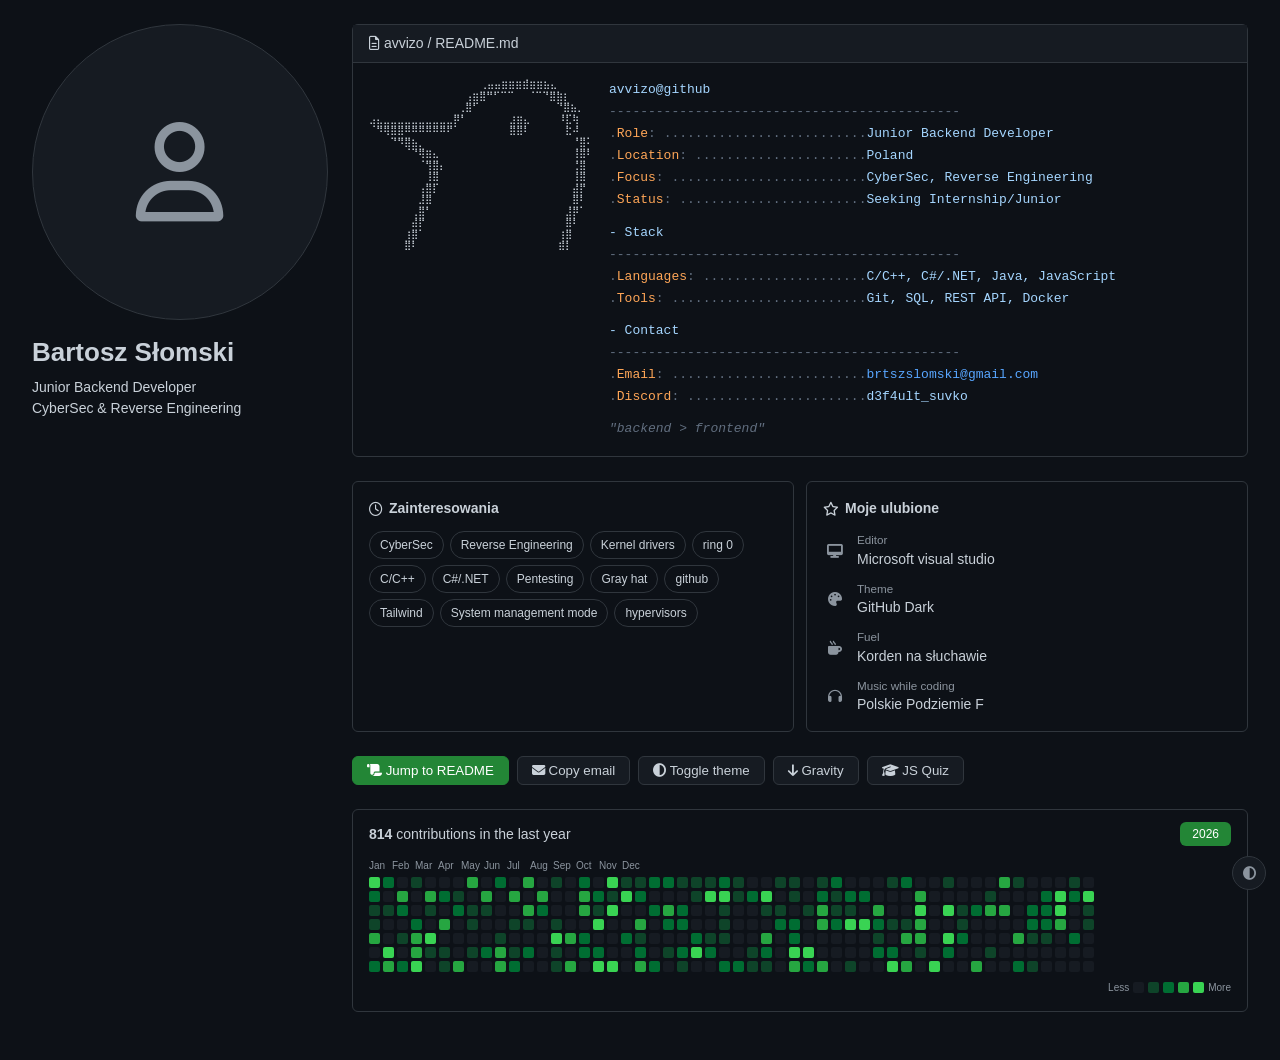
<file: index.html>
<!DOCTYPE html>
<html lang="en">
<head>
<meta charset="UTF-8">
<meta name="viewport" content="width=device-width, initial-scale=1.0">
<link rel="stylesheet" href="https://cdnjs.cloudflare.com/ajax/libs/font-awesome/6.5.1/css/all.min.css">
<link rel="stylesheet" href="styles.css">
<title>avvizo</title>
</head>
<body>

<div class="strona" id="scroll">
  <aside class="bok">
    <div class="awatar">
      <i class="fa-regular fa-user"></i>
    </div>
    <h1>Bartosz Słomski</h1>
    <p class="bio">Junior Backend Developer<br>CyberSec &amp; Reverse Engineering</p>
  </aside>

  <main>
    <section class="karta">
      <div class="karta-naglowek"><i class="fa-regular fa-file-lines"></i> avvizo / README.md</div>
      <div class="terminal" id="readme"></div>
    </section>

    <div class="podwojne">
      <section class="karta">
        <h2><i class="fa-regular fa-clock"></i> Zainteresowania</h2>
        <div class="tagi">
          <span class="tag" data-kat="sec">CyberSec</span>
          <span class="tag" data-kat="sec">Reverse Engineering</span>
          <span class="tag" data-kat="dev">Kernel drivers</span>
          <span class="tag" data-kat="dev">ring 0</span>
          <span class="tag" data-kat="jezyk">C/C++</span>
          <span class="tag" data-kat="jezyk">C#/.NET</span>
          <span class="tag" data-kat="jezyk">Pentesting</span>
          <span class="tag" data-kat="jezyk">Gray hat</span>
          <span class="tag" data-kat="narz">github</span>
          <span class="tag" data-kat="narz">Tailwind</span>
          <span class="tag" data-kat="narz">System management mode</span>
          <span class="tag" data-kat="narz">hypervisors</span>
        </div>
      </section>

      <section class="karta">
        <h2><i class="fa-regular fa-star"></i> Moje ulubione</h2>
        <ul class="ulubione">
          <li><i class="fa-solid fa-desktop"></i><div><small>Editor</small>Microsoft visual studio</div></li>
          <li><i class="fa-solid fa-palette"></i><div><small>Theme</small>GitHub Dark</div></li>
          <li><i class="fa-solid fa-mug-hot"></i><div><small>Fuel</small>Korden na słuchawie</div></li>
          <li><i class="fa-solid fa-headphones"></i><div><small>Music while coding</small>Polskie Podziemie F</div></li>
        </ul>
      </section>
    </div>

    <div class="przyciski">
      <button class="przycisk glowny" onclick="przewinDoReadme()"><i class="fa-solid fa-scroll"></i> Jump to README</button>
      <button class="przycisk" onclick="kopiujEmail(this)"><i class="fa-solid fa-envelope"></i> Copy email</button>
      <button class="przycisk" onclick="przelaczMotyw()"><i class="fa-solid fa-circle-half-stroke"></i> Toggle theme</button>
      <button class="przycisk" onclick="grawitacja()"><i class="fa-solid fa-arrow-down"></i> Gravity</button>
      <button class="przycisk" onclick="window.location.href='test.html'"><i class="fa-solid fa-graduation-cap"></i> JS Quiz</button>
    </div>

    <section class="karta">
      <div class="wkresy-naglowek">
        <span><strong id="liczbaWkresow">0</strong> contributions in the last year</span>
        <span class="rok">2026</span>
      </div>
      <div class="miesiace" id="miesiace"></div>
      <div class="siatka" id="siatka"></div>
      <div class="legenda">Less <i class="dzien"></i> <i class="dzien p1"></i> <i class="dzien p2"></i> <i class="dzien p3"></i> <i class="dzien p4"></i> More</div>
    </section>
  </main>
</div>

<button class="motyw" onclick="przelaczMotyw()" title="zmień motyw"><i class="fa-solid fa-circle-half-stroke"></i></button>

<script src="script.js"></script>
</body>
</html>
</file>
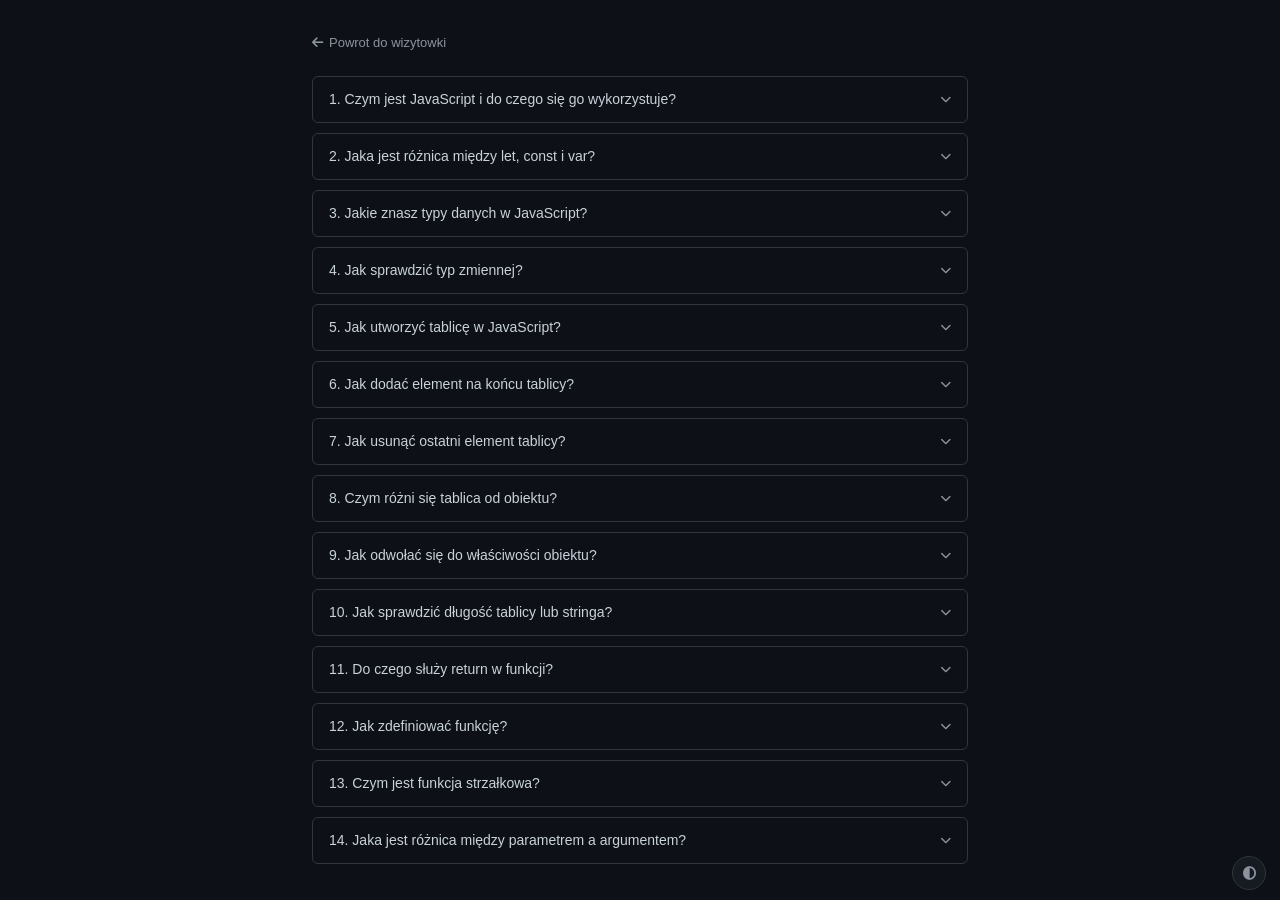
<file: test.html>
<!DOCTYPE html>
<html lang="pl">
<head>
<meta charset="UTF-8">
<meta name="viewport" content="width=device-width, initial-scale=1.0">
<link rel="stylesheet" href="https://cdnjs.cloudflare.com/ajax/libs/font-awesome/6.5.1/css/all.min.css">
<link rel="stylesheet" href="styles.css">
<title>JS Quiz | avvizo</title>
</head>
<body>

<div class="quiz-strona">
  <a class="powrot" href="index.html"><i class="fa-solid fa-arrow-left"></i> Powrot do wizytowki</a>
  <div class="faq-lista" id="faq"></div>
</div>

<button class="motyw" onclick="przelaczMotyw()" title="zmien motyw"><i class="fa-solid fa-circle-half-stroke"></i></button>

<script src="quiz.js"></script>
</body>
</html>
</file>
<file: styles.css>
:root {
  --tlo: #0d1117;
  --tlo-2: #161b22;
  --tekst: #c9d1d9;
  --tekst-2: #8b949e;
  --linia: #30363d;
  --link: #58a6ff;
  --zielony: #238636;
  --zielony-2: #2ea043;
  --klucz: #ffa657;
  --wartosc: #a5d6ff;
  --komentarz: #616e7f;
  --podswietlenie: #1f2937;
}

[data-motyw="jasny"] {
  --tlo: #ffffff;
  --tlo-2: #f6f8fa;
  --tekst: #1f2328;
  --tekst-2: #656d76;
  --linia: #d0d7de;
  --link: #0969da;
  --zielony: #1a7f37;
  --zielony-2: #2da44e;
  --klucz: #9a6700;
  --wartosc: #0550ae;
  --komentarz: #656d76;
  --podswietlenie: #eaeef2;
}

* { margin: 0; padding: 0; box-sizing: border-box; }

body {
  background: var(--tlo);
  color: var(--tekst);
  font: 14px/1.5 -apple-system, BlinkMacSystemFont, 'Segoe UI', Helvetica, Arial, sans-serif;
}

a { color: var(--link); text-decoration: none; }
a:hover { text-decoration: underline; }

.strona {
  max-width: 1280px;
  margin: 0 auto;
  padding: 24px 32px;
  display: grid;
  grid-template-columns: 296px 1fr;
  gap: 24px;
}

.awatar {
  position: relative;
  width: 296px;
  height: 296px;
  margin-bottom: 16px;
  border-radius: 50%;
  background: var(--tlo-2);
  border: 1px solid var(--linia);
  display: flex;
  align-items: center;
  justify-content: center;
  font-size: 100px;
  color: var(--tekst-2);
}
.status {
  position: absolute;
  bottom: 12px;
  right: 12px;
  width: 38px;
  height: 38px;
  border-radius: 50%;
  background: var(--tlo);
  border: 1px solid var(--linia);
  display: flex;
  align-items: center;
  justify-content: center;
  font-size: 18px;
  cursor: pointer;
}
.bok h1 { font-size: 26px; line-height: 1.25; }
.bio { margin-top: 8px; }

.karta {
  background: var(--tlo);
  border: 1px solid var(--linia);
  border-radius: 6px;
  margin-bottom: 24px;
}
.karta-naglowek {
  padding: 8px 16px;
  background: var(--tlo-2);
  border-bottom: 1px solid var(--linia);
}
.karta h2 {
  font-size: 14px;
  display: flex;
  align-items: center;
  gap: 6px;
  padding: 16px 16px 12px;
}
.karta .tagi, .karta .ulubione { padding: 0 16px 16px; }

.podwojne {
  display: grid;
  grid-template-columns: 1fr 1fr;
  gap: 12px;
  margin-bottom: 24px;
}
.podwojne .karta { margin-bottom: 0; }

.tagi { display: flex; flex-wrap: wrap; gap: 6px; }
.tag {
  padding: 4px 10px;
  border-radius: 20px;
  border: 1px solid var(--linia);
  font-size: 12px;
  font-weight: 500;
  cursor: pointer;
  user-select: none;
}
.tag:hover { border-color: var(--akcent); color: var(--akcent); }
.tag.wybrany { background: var(--akcent); border-color: var(--akcent); color: #fff; }
.tag[data-kat="sec"] { --akcent: #f0883e; }
.tag[data-kat="dev"] { --akcent: #a371f7; }
.tag[data-kat="jezyk"] { --akcent: #58a6ff; }
.tag[data-kat="narz"] { --akcent: #3fb950; }

.ulubione { list-style: none; display: flex; flex-direction: column; gap: 10px; }
.ulubione li { display: flex; align-items: center; gap: 10px; }
.ulubione i { width: 24px; text-align: center; color: var(--tekst-2); }
.ulubione small { display: block; color: var(--tekst-2); }

.przyciski { display: flex; flex-wrap: wrap; gap: 8px; margin-bottom: 24px; }
.przycisk {
  padding: 6px 14px;
  border-radius: 6px;
  border: 1px solid var(--linia);
  background: var(--tlo-2);
  color: var(--tekst);
  font: 500 13px inherit;
  cursor: pointer;
}
.przycisk:hover { background: var(--podswietlenie); }
.przycisk.glowny { background: var(--zielony); border-color: var(--zielony); color: #fff; }
.przycisk.glowny:hover { background: var(--zielony-2); }

.terminal {
  padding: 16px;
  font: 13px/1.7 Consolas, 'Cascadia Code', monospace;
  overflow-x: auto;
}
.readme-flex { display: flex; gap: 16px; flex-wrap: wrap; }
.ascii { font-size: 10px; line-height: 1.15; white-space: pre; }
.klucz { color: var(--klucz); }
.wartosc { color: var(--wartosc); }
.komentarz { color: var(--komentarz); }
.cytat { color: var(--komentarz); font-style: italic; }
.wiersz { display: flex; white-space: nowrap; }

.wkresy-naglowek {
  display: flex;
  justify-content: space-between;
  align-items: center;
  padding: 12px 16px;
}
.rok {
  background: var(--zielony);
  color: #fff;
  border-radius: 6px;
  padding: 3px 12px;
  font-size: 12px;
  font-weight: 500;
}
.miesiace, .siatka { display: flex; gap: 3px; padding: 0 16px; }
.miesiace { margin-bottom: 4px; font-size: 10px; color: var(--tekst-2); }
.miesiace span { width: 20px; }
.kolumna { display: flex; flex-direction: column; gap: 3px; }
.dzien { width: 11px; height: 11px; border-radius: 2px; background: var(--tlo-2); }
.dzien:hover { outline: 1px solid var(--tekst-2); }
.p1 { background: #0e4429; }
.p2 { background: #006d32; }
.p3 { background: #26a641; }
.p4 { background: #39d353; }
[data-motyw="jasny"] .p1 { background: #9be9a8; }
[data-motyw="jasny"] .p2 { background: #40c463; }
[data-motyw="jasny"] .p3 { background: #30a14e; }
[data-motyw="jasny"] .p4 { background: #216e39; }
.legenda {
  display: flex;
  justify-content: flex-end;
  align-items: center;
  gap: 4px;
  padding: 8px 16px 16px;
  font-size: 10px;
  color: var(--tekst-2);
}
.legenda .dzien { display: inline-block; }

.motyw {
  position: fixed;
  bottom: 10px;
  right: 14px;
  width: 34px;
  height: 34px;
  border-radius: 50%;
  border: 1px solid var(--linia);
  background: var(--tlo-2);
  color: var(--tekst-2);
  cursor: pointer;
}

@media (max-width: 1012px) {
  .strona { grid-template-columns: 1fr; padding: 16px; }
  .awatar { width: 120px; height: 120px; font-size: 50px; }
  .podwojne { grid-template-columns: 1fr; }
}

/* podstrona z odpowiedziami */
.quiz-strona {
  max-width: 720px;
  margin: 0 auto;
  padding: 32px;
}
.powrot {
  display: inline-flex;
  align-items: center;
  gap: 6px;
  margin-bottom: 24px;
  color: var(--tekst-2);
  font-size: 13px;
}
.powrot:hover { color: var(--link); text-decoration: none; }

.faq-lista { display: flex; flex-direction: column; gap: 10px; }

.faq-element {
  background: var(--tlo);
  border: 1px solid var(--linia);
  border-radius: 6px;
  overflow: hidden;
}
.faq-pytanie {
  display: flex;
  justify-content: space-between;
  align-items: center;
  padding: 12px 16px;
  cursor: pointer;
  font-weight: 500;
  user-select: none;
}
.faq-pytanie:hover { background: var(--podswietlenie); }
.faq-pytanie i { font-size: 11px; color: var(--tekst-2); transition: transform .3s; }
.faq-pytanie.aktywne i { transform: rotate(180deg); }
.faq-pytanie.aktywne { color: var(--zielony); }

.faq-odpowiedz {
  max-height: 0;
  overflow: hidden;
  transition: max-height .35s ease;
}
.faq-odpowiedz.otwarta { max-height: 150px; }
.faq-odpowiedz p {
  padding: 0 16px 14px;
  color: var(--tekst-2);
  line-height: 1.6;
  font-size: 14px;
}

@media (max-width: 600px) {
  .quiz-strona { padding: 16px; }
}
</file>
